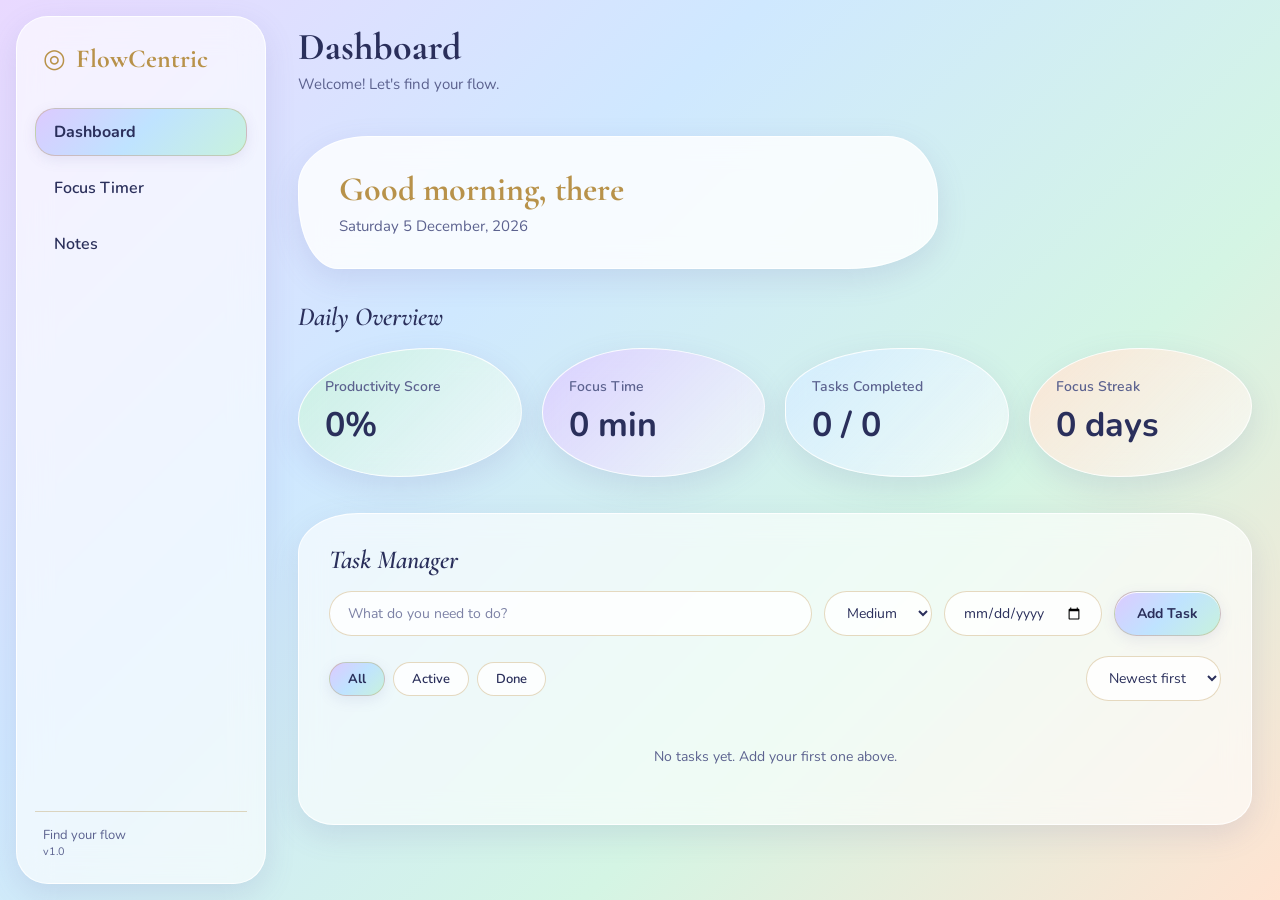
<file: index.html>
<!DOCTYPE html>
<html lang="en">
<head>
    <meta charset="UTF-8">
    <meta name="viewport" content="width=device-width, initial-scale=1.0">
    <title>Flow Centric — Find Your Flow</title>
    <link rel="stylesheet" href="style.css">
    <link rel="icon" type="image/png" href="Flow_Icon.png">
</head>
<body>
    <header class="topbar">
        <button class="menu-btn" id="menu-btn" aria-label="Open menu" aria-expanded="false">☰</button>
        <span class="topbar-title">◎ FlowCentric</span>
    </header>
    <div class="app-container">
        <div class="overlay" id="overlay"></div>
        <aside class="sidebar">
            <!-- Logo -->
             <div class="logo">
                <span class="logo-icon">◎</span>
                <h1 class="logo-text">FlowCentric</h1>
            </div>

            <!-- Navigation -->
             <nav class="nav">
                <a href="#" class="nav-link active">Dashboard</a>
                <a href="timer/timer.html" class="nav-link">Focus Timer</a>
                <a href="notes/notes.html" class="nav-link">Notes</a>
            </nav>


            <!-- Footer -->
             <div class="sidebar-footer">
                <p>Find your flow</p>
                <small>v1.0</small>
            </div>
        </aside>

        <main class="content">
            <!-- Header -->
             <header class="main-header">
                <div>
                    <h2 class="page-title">Dashboard</h2>
                    <p class="page-subtitle">Welcome! Let's find your flow.</p>
                </div>
            </header>

            <!-- Content area -->
             <section class="main-body">
                <div class="welcome">
                    <h3 class="greeting"></h3>
                    <p class="current-date" id="current-date"></p>
                </div>

                <!-- Daily overview -->
                <section class="overview">
                    <h3 class="section-title">Daily Overview</h3>

                    <div class="stats-grid">
                        <div class="stat-card">
                            <p class="stat-label">Productivity Score</p>
                            <h4 class="stat-value" id="stat-score">0%</h4>
                        </div>

                        <div class="stat-card">
                            <p class="stat-label">Focus Time</p>
                            <h4 class="stat-value" id="stat-focus">0 min</h4>
                        </div>

                        <div class="stat-card">
                            <p class="stat-label">Tasks Completed</p>
                            <h4 class="stat-value" id="stat-tasks">0 / 0</h4>
                        </div>

                        <div class="stat-card">
                            <p class="stat-label">Focus Streak</p>
                            <h4 class="stat-value" id="stat-streak">0 days</h4>
                        </div>
                    </div>
                </section>

                <!-- Task manager -->
                 <section class="task-manager">
                    <h3 class="section-title">Task Manager</h3>
                    <!-- Task entry form -->
                     <form class="task-form" id="task-form">
                        <input 
                        type="text" 
                        id="task-input" 
                        class="task-input" 
                        placeholder="What do you need to do?" 
                        required
                        />

                        <select id="task-priority" class="task-select">
                            <option value="low">Low</option>
                            <option value="medium" selected>Medium</option>
                            <option value="high">High</option>
                        </select>

                        <input type="date" id="task-date" class="task-date" />

                        <button type="submit" class="btn-primary" id="task-submit">Add Task</button>
                        <button type="button" class="btn-secondary" id="task-cancel" hidden>Cancel</button>
                    </form>

                    <div class="task-toolbar">
                        <div class="task-filters">
                            <button class="filter-btn active" data-filter="all">All</button>
                            <button class="filter-btn" data-filter="active">Active</button>
                            <button class="filter-btn" data-filter="done">Done</button>
                        </div>

                        <select id="task-sort" class="task-select">
                            <option value="newest">Newest first</option>
                            <option value="priority">Priority</option>
                            <option value="due">Due date</option>
                        </select>
                    </div>

                    <!-- Task list -->
                     <ul class="task-list" id="task-list">
                        <li class="empty-state">No tasks yet. Add your first one above.</li>
                    </ul>
                    <!-- cards, tasks, timer go here later -->
            </section>
        </section>
        </main>
    </div>

    <script src="nav.js"></script>
    <script src="storage.js"></script>
    <script src="script.js" defer></script>
</body>
</html>
</file>
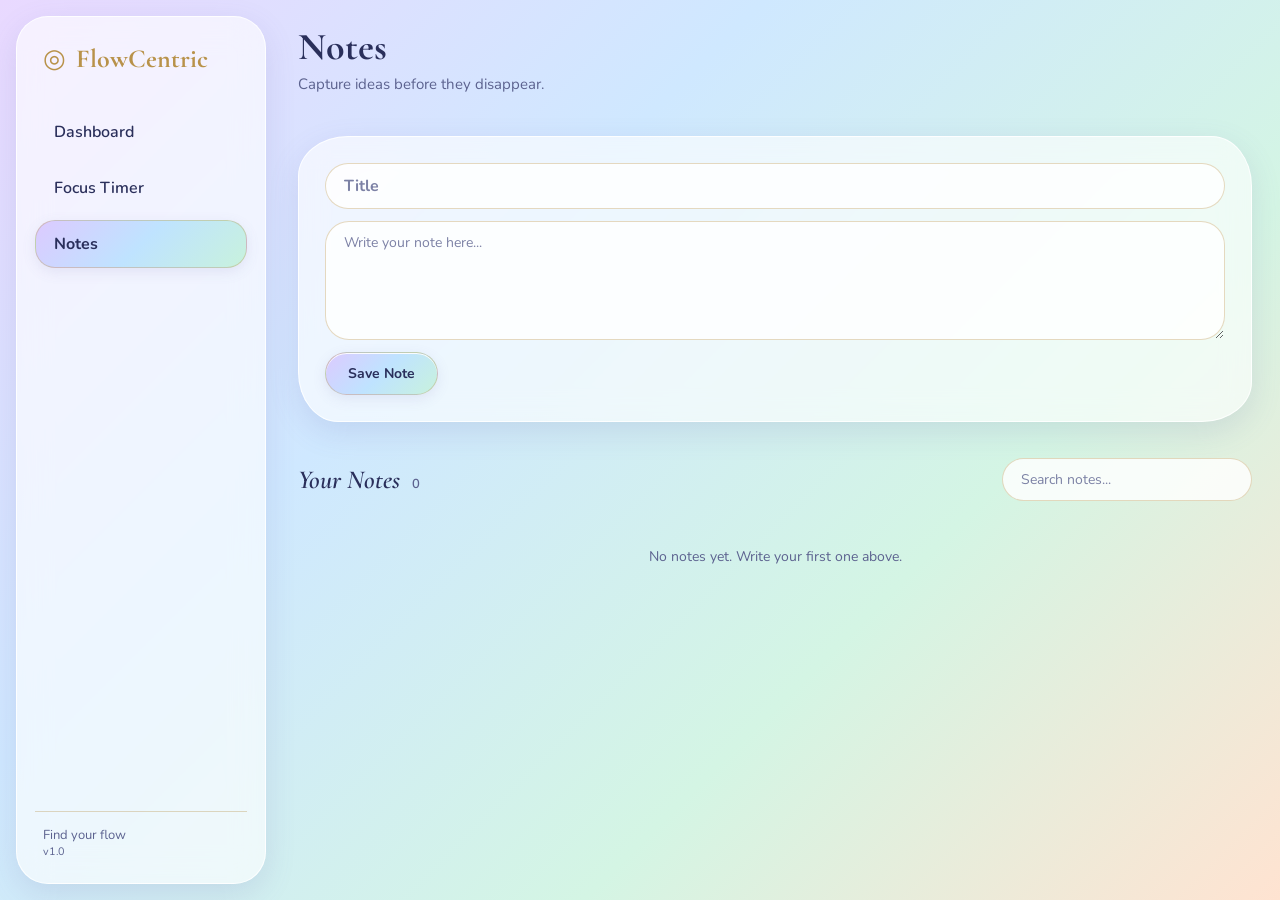
<file: notes/notes.html>
<!DOCTYPE html>
<html lang="en">
<head>
  <meta charset="UTF-8" />
  <meta name="viewport" content="width=device-width, initial-scale=1.0" />
  <title>Notes | FlowCentric</title>
  <link rel="icon" type="image/png" href="../Flow_Icon.png">
  <link rel="stylesheet" href="../style.css" />
</head>
<body>
  <header class="topbar">
    <button class="menu-btn" id="menu-btn" aria-label="Open menu" aria-expanded="false">☰</button>
    <span class="topbar-title">◎ FlowCentric</span>
  </header>
  <div class="app-container">
    <div class="overlay" id="overlay"></div>
    <aside class="sidebar">
      <div class="logo">
        <span class="logo-icon">◎</span>
        <h1 class="logo-text">FlowCentric</h1>
      </div>

      <nav class="nav">
        <a href="../index.html" class="nav-link">Dashboard</a>
        <a href="../timer/timer.html" class="nav-link">Focus Timer</a>
        <a href="notes.html" class="nav-link active">Notes</a>
      </nav>

      <div class="sidebar-footer">
        <p>Find your flow</p>
        <small>v1.0</small>
      </div>
    </aside>

    <main class="content">
      <header class="main-header">
        <div>
          <h2 class="page-title">Notes</h2>
          <p class="page-subtitle">Capture ideas before they disappear.</p>
        </div>
      </header>

      <section class="main-body">

        <!-- Note form -->
        <form class="note-form" id="note-form">
          <input
            type="text"
            id="note-title"
            class="note-title-input"
            placeholder="Title"
            maxlength="80"
          />
          <textarea
            id="note-content"
            class="note-content-input"
            placeholder="Write your note here..."
            rows="5"
          ></textarea>

          <div class="note-form-actions">
            <button type="submit" class="btn-primary" id="note-save">Save Note</button>
            <button type="button" class="btn-secondary" id="note-cancel" hidden>Cancel</button>
          </div>
        </form>

        <!-- Search -->
        <div class="notes-toolbar">
          <h3 class="section-title">Your Notes <span id="notes-count" class="notes-count">0</span></h3>
          <input
            type="search"
            id="note-search"
            class="note-search"
            placeholder="Search notes..."
          />
        </div>

        <!-- Notes grid -->
        <div class="notes-grid" id="notes-grid"></div>

      </section>
    </main>

  </div>

  <script src="../nav.js"></script>
  <script src="../storage.js"></script>
  <script src="notes.js"></script>
</body>
</html>
</file>
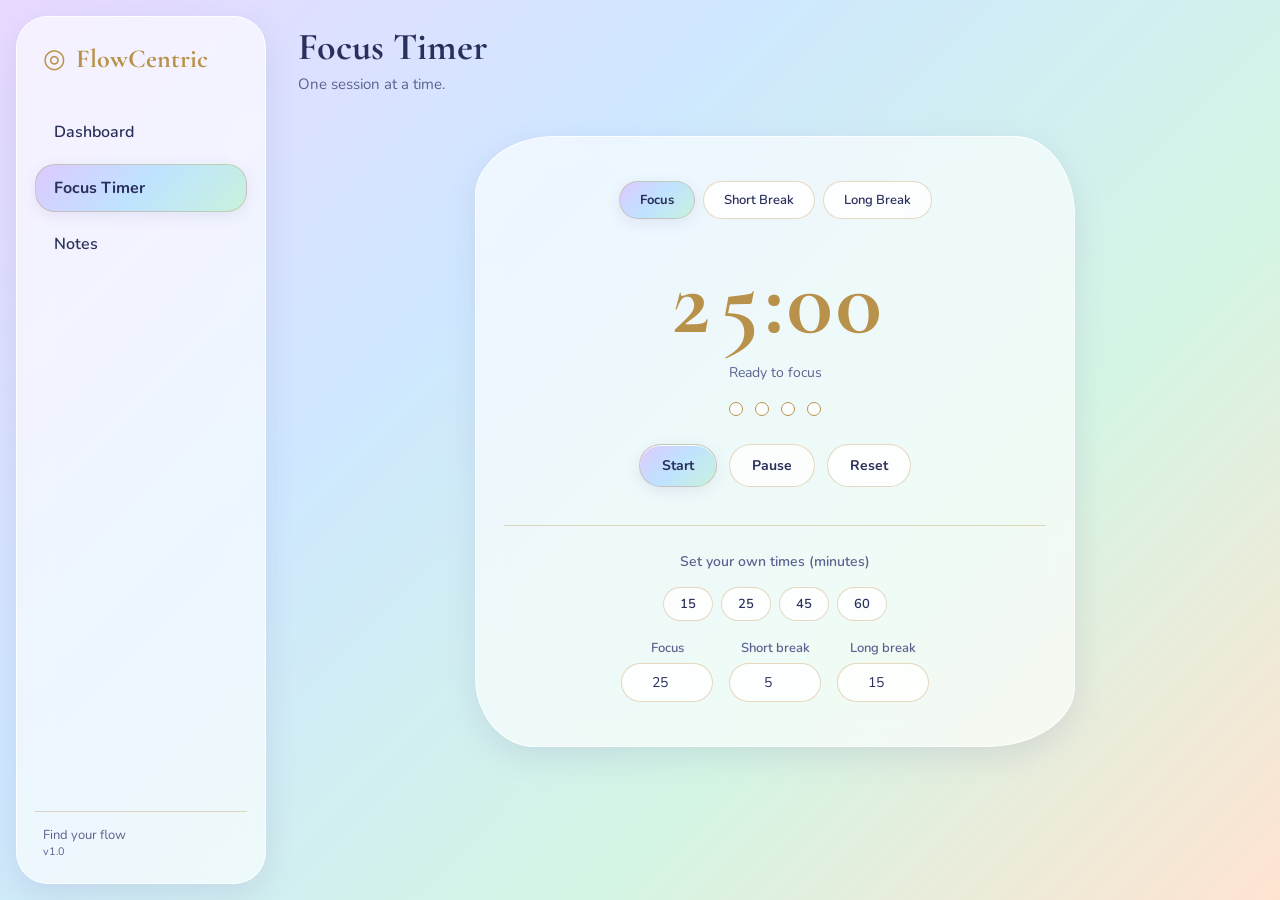
<file: timer/timer.html>
<!DOCTYPE html>
<html lang="en">
<head>
  <meta charset="UTF-8" />
  <meta name="viewport" content="width=device-width, initial-scale=1.0" />
  <title>Focus Timer | FlowCentric</title>
  <link rel="icon" type="image/png" href="../Flow_Icon.png">
  <link rel="stylesheet" href="../style.css" />
</head>
<body>
  <header class="topbar">
    <button class="menu-btn" id="menu-btn" aria-label="Open menu" aria-expanded="false">☰</button>
    <span class="topbar-title">◎ FlowCentric</span>
  </header>
  <div class="app-container">
    <div class="overlay" id="overlay"></div>
    <aside class="sidebar">
      <div class="logo">
        <span class="logo-icon">◎</span>
        <h1 class="logo-text">FlowCentric</h1>
      </div>

      <nav class="nav">
        <a href="../index.html" class="nav-link">Dashboard</a>
        <a href="timer/timer.html" class="nav-link active">Focus Timer</a>
        <a href="../notes/notes.html" class="nav-link">Notes</a>
      </nav>

      <div class="sidebar-footer">
        <p>Find your flow</p>
        <small>v1.0</small>
      </div>
    </aside>

    <main class="content">
      <header class="main-header">
        <div>
          <h2 class="page-title">Focus Timer</h2>
          <p class="page-subtitle">One session at a time.</p>
        </div>
      </header>

      <section class="main-body">
        <div class="focus-timer">
          <!-- Mode tabs -->
          <div class="timer-modes">
            <button class="mode-btn active" data-mode="focus">Focus</button>
            <button class="mode-btn" data-mode="short">Short Break</button>
            <button class="mode-btn" data-mode="long">Long Break</button>
          </div>

          <!-- Timer display -->
          <div class="timer-display" id="timer-display">25:00</div>
           <p class="timer-status" id="timer-status">Ready to focus</p>

           <!-- Session dots (4 per cycle) -->
            <div class="session-dots" id="session-dots">
              <span class="dot"></span>
              <span class="dot"></span>
              <span class="dot"></span>
              <span class="dot"></span>
            </div>

            <!-- Controls -->
            <div class="timer-controls">
              <button class="btn-primary" id="timer-start">Start</button>
              <button class="btn-secondary" id="timer-pause">Pause</button>
              <button class="btn-secondary" id="timer-reset">Reset</button>
            </div>

            <!-- Settings -->
            <div class="timer-settings">
              <h4 class="settings-title">Set your own times (minutes)</h4>

              <div class="presets">
                <button class="preset-btn" data-minutes="15">15</button>
                <button class="preset-btn" data-minutes="25">25</button>
                <button class="preset-btn" data-minutes="45">45</button>
                <button class="preset-btn" data-minutes="60">60</button>
              </div>

              <div class="settings-grid">
                <label>
                  Focus
                  <input type="number" id="set-focus" min="1" max="180" value="25" />
                </label>
                <label>
                  Short break
                  <input type="number" id="set-short" min="1" max="60" value="5" />
                </label>
                <label>
                  Long break
                  <input type="number" id="set-long" min="1" max="60" value="15" />
                </label>
              </div>
            </div>
        </div>
      </section>
    </main>

  </div>

  <script src="../nav.js"></script>
  <script src="../storage.js"></script>
  <script src="timer.js"></script>
</body>
</html>
</file>
<file: style.css>
/* =========================================================
   FlowCentric: pastel glass theme
   ========================================================= */

@import url("https://fonts.googleapis.com/css2?family=Cormorant+Garamond:wght@500;600;700&family=Nunito:wght@400;600;700&display=swap");

/* ---------- Theme variables ---------- */
:root {
  --bg-gradient: linear-gradient(
    135deg,
    #e9d9ff 0%,
    #cfe8ff 35%,
    #d4f5e4 68%,
    #ffe3d1 100%
  );

  --glass: rgba(255, 255, 255, 0.62);
  --glass-strong: rgba(255, 255, 255, 0.82);
  --glass-border: rgba(255, 255, 255, 0.85);

  --text: #2a2f5b;
  --text-soft: #5c628f;
  --gold: #b8924a;
  --gold-soft: rgba(184, 146, 74, 0.35);

  --accent-gradient: linear-gradient(135deg, #dccaff 0%, #bfe3ff 50%, #c8f2dd 100%);

  --high: #c2566b;
  --medium: #4f8a68;
  --low: #5b7fb5;

  --shadow: 0 10px 30px rgba(110, 100, 170, 0.15);
  --shadow-soft: 0 4px 14px rgba(110, 100, 170, 0.12);

  --font-body: "Nunito", system-ui, sans-serif;
  --font-heading: "Cormorant Garamond", Georgia, serif;
}

/* ---------- Base ---------- */
* {
  box-sizing: border-box;
}

body {
  margin: 0;
  font-family: var(--font-body);
  color: var(--text);
  background: var(--bg-gradient) fixed;
  min-height: 100vh;
  color-scheme: light;
}

body.no-scroll {
  overflow: hidden;
}

h1,
h2,
h3,
h4 {
  font-family: var(--font-heading);
}

/* ---------- App layout ---------- */
.app-container {
  display: flex;
  gap: 20px;
  min-height: 100vh;
  padding: 16px;
}

.content {
  flex: 1;
  min-width: 0; /* stops wide children from causing sideways scroll */
  padding: 8px 12px;
  display: flex;
  flex-direction: column;
}

/* ---------- Sidebar ---------- */
.sidebar {
  width: 250px;
  flex-shrink: 0;
  display: flex;
  flex-direction: column;
  padding: 24px 18px;
  background: var(--glass);
  backdrop-filter: blur(16px);
  -webkit-backdrop-filter: blur(16px);
  border: 1px solid var(--glass-border);
  border-radius: 32px;
  box-shadow: var(--shadow);
  position: sticky;
  top: 16px;
  height: calc(100vh - 32px);
  align-self: flex-start;
  overflow-y: auto;
}

.logo {
  display: flex;
  align-items: center;
  gap: 10px;
  margin-bottom: 32px;
  padding: 0 8px;
}

.logo-icon {
  font-size: 26px;
  color: var(--gold);
}

.logo-text {
  margin: 0;
  font-size: 26px;
  font-weight: 700;
  color: var(--gold);
}

.nav {
  display: flex;
  flex-direction: column;
  gap: 8px;
  flex: 1;
}

.nav-link {
  color: var(--text);
  text-decoration: none;
  padding: 12px 18px;
  border-radius: 20px;
  font-weight: 600;
  border: 1px solid transparent;
  transition: background 0.2s, border-color 0.2s, transform 0.2s;
}

.nav-link:hover {
  background: var(--glass-strong);
  border-color: var(--gold-soft);
  transform: translateX(3px);
}

.nav-link.active {
  background: var(--accent-gradient);
  border-color: var(--gold-soft);
  box-shadow: var(--shadow-soft);
  font-weight: 700;
}

.sidebar-footer {
  font-size: 13px;
  color: var(--text-soft);
  border-top: 1px solid var(--gold-soft);
  padding: 14px 8px 0;
}

.sidebar-footer p,
.sidebar-footer small {
  margin: 0;
  display: block;
}

/* ---------- Page header ---------- */
.main-header {
  display: flex;
  justify-content: space-between;
  align-items: center;
  gap: 16px;
  padding-bottom: 18px;
  margin-bottom: 24px;
}

.page-title {
  margin: 0;
  font-size: 38px;
  font-weight: 700;
}

.page-subtitle {
  margin: 4px 0 0;
  font-size: 15px;
  color: var(--text-soft);
}

.main-body {
  flex: 1;
}

.section-title {
  margin: 0 0 16px;
  font-size: 26px;
  font-weight: 600;
  font-style: italic;
}

/* ---------- Buttons ---------- */
.btn-primary,
.btn-secondary {
  font-family: inherit;
  font-weight: 700;
  font-size: 14px;
  padding: 11px 22px;
  border-radius: 999px;
  cursor: pointer;
  color: var(--text);
  border: 1px solid var(--gold-soft);
  transition: transform 0.15s, box-shadow 0.15s, background 0.2s;
}

.btn-primary {
  background: var(--accent-gradient);
  box-shadow:
    var(--shadow-soft),
    inset 0 1px 0 rgba(255, 255, 255, 0.9);
}

.btn-secondary {
  background: var(--glass-strong);
}

.btn-primary:hover,
.btn-secondary:hover {
  transform: translateY(-2px);
  box-shadow: var(--shadow);
}

.btn-primary:active,
.btn-secondary:active {
  transform: translateY(0);
}

/* ---------- Form fields (shared) ---------- */
.task-input,
.task-select,
.task-date,
.note-title-input,
.note-content-input,
.note-search,
.settings-grid input {
  background: var(--glass-strong);
  color: var(--text);
  border: 1px solid var(--gold-soft);
  border-radius: 999px;
  padding: 11px 18px;
  font-size: 14px;
  font-family: inherit;
}

.task-input::placeholder,
.note-title-input::placeholder,
.note-content-input::placeholder,
.note-search::placeholder {
  color: var(--text-soft);
  opacity: 0.8;
}

.task-input:focus,
.task-select:focus,
.task-date:focus,
.note-title-input:focus,
.note-content-input:focus,
.note-search:focus,
.settings-grid input:focus {
  outline: none;
  border-color: var(--gold);
  box-shadow: 0 0 0 3px rgba(184, 146, 74, 0.18);
}

/* ---------- Welcome card ---------- */
.welcome {
  background: var(--glass-strong);
  backdrop-filter: blur(14px);
  -webkit-backdrop-filter: blur(14px);
  border: 1px solid var(--glass-border);
  box-shadow: var(--shadow);
  padding: 32px 40px;
  margin-bottom: 32px;
  max-width: 640px;
  border-radius: 70px 50px 90px 40px / 50px 60px 50px 70px;
}

.greeting {
  margin: 0;
  font-size: 34px;
  font-weight: 700;
  color: var(--gold);
}

#user-name {
  color: var(--gold);
}

.current-date {
  margin: 6px 0 0;
  font-size: 15px;
  color: var(--text-soft);
}

/* ---------- Daily overview ---------- */
.stats-grid {
  display: grid;
  grid-template-columns: repeat(4, 1fr);
  gap: 20px;
}

.stat-card {
  background: var(--glass);
  backdrop-filter: blur(12px);
  -webkit-backdrop-filter: blur(12px);
  border: 1px solid var(--glass-border);
  box-shadow: var(--shadow);
  padding: 28px 26px;
  transition: transform 0.25s, box-shadow 0.25s;
}

/* Different organic blob shape for each card */
.stat-card:nth-child(1) {
  border-radius: 60% 40% 55% 45% / 55% 50% 50% 45%;
  background: linear-gradient(135deg, rgba(200, 242, 221, 0.8), rgba(255, 255, 255, 0.6));
}

.stat-card:nth-child(2) {
  border-radius: 45% 55% 50% 50% / 50% 45% 55% 50%;
  background: linear-gradient(135deg, rgba(220, 202, 255, 0.8), rgba(255, 255, 255, 0.6));
}

.stat-card:nth-child(3) {
  border-radius: 55% 45% 45% 55% / 45% 55% 50% 50%;
  background: linear-gradient(135deg, rgba(210, 236, 255, 0.85), rgba(255, 255, 255, 0.6));
}

.stat-card:nth-child(4) {
  border-radius: 50% 50% 60% 40% / 55% 45% 55% 45%;
  background: linear-gradient(135deg, rgba(255, 227, 209, 0.85), rgba(255, 255, 255, 0.6));
}

.stat-card:hover {
  transform: translateY(-4px) scale(1.02);
  box-shadow: 0 16px 36px rgba(110, 100, 170, 0.22);
}

.stat-icon {
  font-size: 22px;
}

.stat-label {
  margin: 0 0 6px;
  font-size: 14px;
  font-weight: 600;
  color: var(--text-soft);
}

.stat-value {
  margin: 0;
  font-family: var(--font-body);
  font-size: 34px;
  font-weight: 700;
  color: var(--text);
}

/* ---------- Task manager ---------- */
.task-manager {
  margin-top: 36px;
  background: var(--glass);
  backdrop-filter: blur(14px);
  -webkit-backdrop-filter: blur(14px);
  border: 1px solid var(--glass-border);
  box-shadow: var(--shadow);
  padding: 30px;
  border-radius: 60px 60px 36px 36px / 40px 40px 30px 30px;
}

.task-form {
  display: flex;
  gap: 12px;
  margin-bottom: 20px;
}

.task-input {
  flex: 1;
  min-width: 0;
}

.task-toolbar {
  display: flex;
  justify-content: space-between;
  align-items: center;
  gap: 12px;
  margin-bottom: 18px;
}

.task-filters {
  display: flex;
  gap: 8px;
}

.filter-btn {
  background: var(--glass-strong);
  color: var(--text);
  border: 1px solid var(--gold-soft);
  padding: 7px 18px;
  border-radius: 999px;
  font-family: inherit;
  font-size: 13px;
  font-weight: 600;
  cursor: pointer;
  transition: background 0.2s, transform 0.15s;
}

.filter-btn:hover {
  transform: translateY(-1px);
}

.filter-btn.active {
  background: var(--accent-gradient);
  font-weight: 700;
  box-shadow: var(--shadow-soft);
}

.task-list {
  list-style: none;
  margin: 0;
  padding: 0;
}

.empty-state {
  text-align: center;
  padding: 28px;
  color: var(--text-soft);
  font-size: 14px;
}

.task-item {
  display: flex;
  align-items: center;
  gap: 12px;
  background: var(--glass-strong);
  border: 1px solid transparent;
  padding: 13px 18px;
  border-radius: 22px;
  margin-bottom: 10px;
  box-shadow: var(--shadow-soft);
  transition: border-color 0.2s, transform 0.2s;
}

.task-item:hover {
  border-color: var(--gold-soft);
  transform: translateX(3px);
}

.task-item.editing {
  border-color: var(--gold);
}

.task-item input[type="checkbox"] {
  accent-color: var(--gold);
  width: 18px;
  height: 18px;
  cursor: pointer;
}

.task-text {
  flex: 1;
  min-width: 0;
  overflow-wrap: anywhere;
}

.task-item.completed .task-text {
  text-decoration: line-through;
  opacity: 0.5;
}

.priority-badge {
  font-size: 12px;
  font-weight: 700;
  padding: 3px 12px;
  border-radius: 999px;
  text-transform: capitalize;
  background: rgba(255, 255, 255, 0.8);
  border: 1px solid currentColor;
}

.priority-badge.high {
  color: var(--high);
}

.priority-badge.medium {
  color: var(--medium);
}

.priority-badge.low {
  color: var(--low);
}

.task-due {
  font-size: 12px;
  color: var(--text-soft);
}

.task-due.overdue {
  color: var(--high);
  font-weight: 700;
}

.task-edit,
.task-delete {
  background: none;
  border: none;
  color: var(--text-soft);
  cursor: pointer;
  font-size: 15px;
  padding: 4px 6px;
  transition: color 0.2s, transform 0.15s;
}

.task-edit:hover {
  color: var(--gold);
  transform: scale(1.15);
}

.task-delete:hover {
  color: var(--high);
  transform: scale(1.15);
}

/* ---------- Focus timer ---------- */
.focus-timer {
  background: var(--glass);
  backdrop-filter: blur(14px);
  -webkit-backdrop-filter: blur(14px);
  border: 1px solid var(--glass-border);
  box-shadow: var(--shadow);
  padding: 44px 28px;
  max-width: 600px;
  margin: 0 auto;
  text-align: center;
  border-radius: 80px 60px 90px 60px / 60px 80px 60px 70px;
}

.timer-modes {
  display: flex;
  justify-content: center;
  gap: 8px;
  margin-bottom: 30px;
}

.mode-btn {
  background: var(--glass-strong);
  color: var(--text);
  border: 1px solid var(--gold-soft);
  padding: 9px 20px;
  border-radius: 999px;
  font-family: inherit;
  font-size: 13px;
  font-weight: 600;
  cursor: pointer;
  transition: transform 0.15s;
}

.mode-btn:hover {
  transform: translateY(-1px);
}

.mode-btn.active {
  background: var(--accent-gradient);
  font-weight: 700;
  box-shadow: var(--shadow-soft);
}

.timer-display {
  font-family: var(--font-heading);
  font-size: 96px;
  font-weight: 700;
  letter-spacing: 2px;
  color: var(--gold);
  font-variant-numeric: tabular-nums;
  line-height: 1.1;
}

.timer-status {
  margin: 8px 0 20px;
  font-size: 14px;
  color: var(--text-soft);
}

.session-dots {
  display: flex;
  justify-content: center;
  gap: 12px;
  margin-bottom: 28px;
}

.dot {
  width: 14px;
  height: 14px;
  border-radius: 50%;
  background: rgba(255, 255, 255, 0.8);
  border: 1.5px solid var(--gold);
  transition: background 0.3s, transform 0.3s;
}

.dot.filled {
  background: var(--gold);
  transform: scale(1.15);
}

.timer-controls {
  display: flex;
  justify-content: center;
  gap: 12px;
}

.timer-settings {
  margin-top: 38px;
  padding-top: 26px;
  border-top: 1px solid var(--gold-soft);
}

.settings-title {
  margin: 0 0 16px;
  font-family: var(--font-body);
  font-size: 14px;
  font-weight: 600;
  color: var(--text-soft);
}

.presets {
  display: flex;
  justify-content: center;
  gap: 8px;
  margin-bottom: 18px;
}

.preset-btn {
  background: var(--glass-strong);
  color: var(--text);
  border: 1px solid var(--gold-soft);
  padding: 7px 16px;
  border-radius: 999px;
  font-family: inherit;
  font-size: 13px;
  font-weight: 600;
  cursor: pointer;
  transition: background 0.2s, transform 0.15s;
}

.preset-btn:hover {
  background: var(--accent-gradient);
  transform: translateY(-1px);
}

.settings-grid {
  display: flex;
  justify-content: center;
  gap: 16px;
}

.settings-grid label {
  display: flex;
  flex-direction: column;
  gap: 6px;
  font-size: 13px;
  font-weight: 600;
  color: var(--text-soft);
}

.settings-grid input {
  width: 92px;
  text-align: center;
  padding: 9px 10px;
}

/* ---------- Notes ---------- */
.note-form {
  background: var(--glass);
  backdrop-filter: blur(14px);
  -webkit-backdrop-filter: blur(14px);
  border: 1px solid var(--glass-border);
  box-shadow: var(--shadow);
  padding: 26px;
  border-radius: 50px 40px 50px 40px / 40px 50px 40px 50px;
  display: flex;
  flex-direction: column;
  gap: 12px;
  margin-bottom: 36px;
}

.note-title-input {
  font-weight: 700;
  font-size: 16px;
}

.note-content-input {
  border-radius: 24px;
  resize: vertical;
  min-height: 110px;
}

.note-form-actions {
  display: flex;
  gap: 10px;
}

.notes-toolbar {
  display: flex;
  justify-content: space-between;
  align-items: center;
  gap: 16px;
  margin-bottom: 18px;
}

.notes-toolbar .section-title {
  margin: 0;
}

.notes-count {
  font-family: var(--font-body);
  font-size: 13px;
  font-weight: 600;
  font-style: normal;
  color: var(--text-soft);
  margin-left: 6px;
}

.note-search {
  width: 250px;
}

.notes-grid {
  display: grid;
  grid-template-columns: repeat(auto-fill, minmax(240px, 1fr));
  gap: 20px;
}

.notes-grid .empty-state {
  grid-column: 1 / -1;
}

.note-card {
  background: var(--glass-strong);
  border: 1px solid var(--glass-border);
  box-shadow: var(--shadow-soft);
  padding: 22px;
  border-radius: 28px 40px 28px 40px;
  display: flex;
  flex-direction: column;
  gap: 8px;
  transition: transform 0.25s, border-color 0.2s, box-shadow 0.25s;
}

.note-card:nth-child(3n + 2) {
  border-radius: 40px 28px 40px 28px;
  background: linear-gradient(135deg, rgba(220, 202, 255, 0.55), rgba(255, 255, 255, 0.85));
}

.note-card:nth-child(3n + 3) {
  background: linear-gradient(135deg, rgba(200, 242, 221, 0.55), rgba(255, 255, 255, 0.85));
}

.note-card:hover {
  transform: translateY(-4px);
  box-shadow: var(--shadow);
  border-color: var(--gold-soft);
}

.note-card.editing {
  border-color: var(--gold);
}

.note-card-title {
  margin: 0;
  font-size: 22px;
  font-weight: 700;
  color: var(--gold);
  overflow-wrap: anywhere;
}

.note-card-content {
  margin: 0;
  font-size: 14px;
  color: var(--text-soft);
  white-space: pre-wrap;
  overflow-wrap: anywhere;
  display: -webkit-box;
  -webkit-line-clamp: 5;
  -webkit-box-orient: vertical;
  overflow: hidden;
}

.note-card-footer {
  margin-top: auto;
  padding-top: 10px;
  display: flex;
  justify-content: space-between;
  align-items: center;
}

.note-date {
  font-size: 12px;
  color: var(--text-soft);
}

.note-actions {
  display: flex;
  gap: 4px;
}

.note-action {
  background: none;
  border: none;
  color: var(--text-soft);
  cursor: pointer;
  font-size: 13px;
  font-weight: 600;
  font-family: inherit;
  padding: 4px 8px;
  border-radius: 999px;
  transition: background 0.2s, color 0.2s;
}

.note-action:hover {
  background: rgba(255, 255, 255, 0.9);
  color: var(--gold);
}

/* ---------- Mobile top bar and overlay (hidden on desktop) ---------- */
.topbar,
.overlay {
  display: none;
}

/* ---------- Tablet ---------- */
@media (max-width: 1000px) {
  .stats-grid {
    grid-template-columns: repeat(2, 1fr);
  }

  .task-form {
    flex-direction: column;
  }
}

/* ---------- Mobile ---------- */
@media (max-width: 768px) {
  .app-container {
    padding: 0;
    gap: 0;
    min-height: 0;
  }

  /* Top bar */
  .topbar {
    display: flex;
    align-items: center;
    gap: 12px;
    position: sticky;
    top: 0;
    z-index: 20;
    padding: 12px 16px;
    background: var(--glass-strong);
    backdrop-filter: blur(14px);
    -webkit-backdrop-filter: blur(14px);
    border-bottom: 1px solid var(--gold-soft);
  }

  .menu-btn {
    background: none;
    border: none;
    color: var(--text);
    font-size: 26px;
    line-height: 1;
    cursor: pointer;
    padding: 0;
  }

  .topbar-title {
    font-family: var(--font-heading);
    font-size: 22px;
    font-weight: 700;
    color: var(--gold);
  }

  /* Sidebar becomes a slide-out drawer */
  .sidebar {
    position: fixed;
    top: 0;
    left: 0;
    height: 100vh;
    z-index: 30;
    border-radius: 0 32px 32px 0;
    transform: translateX(-100%);
    transition: transform 0.25s ease;
    background: rgba(255, 255, 255, 0.92);
  }

  .sidebar.open {
    transform: translateX(0);
  }

  .overlay.show {
    display: block;
    position: fixed;
    inset: 0;
    background: rgba(42, 47, 91, 0.35);
    z-index: 25;
  }

  /* Content */
  .content {
    padding: 16px;
  }

  .main-header {
    flex-direction: column;
    align-items: flex-start;
    gap: 12px;
  }

  .page-title {
    font-size: 32px;
  }

  .welcome {
    padding: 24px;
  }

  .greeting {
    font-size: 26px;
  }

  .task-manager,
  .focus-timer {
    padding: 20px;
  }

  .task-toolbar {
    flex-direction: column;
    align-items: stretch;
  }

  .task-filters {
    flex-wrap: wrap;
  }

  .timer-display {
    font-size: 64px;
  }

  .timer-modes,
  .presets,
  .settings-grid,
  .timer-controls {
    flex-wrap: wrap;
  }

  .note-form {
    padding: 20px;
  }

  .notes-toolbar {
    flex-direction: column;
    align-items: stretch;
  }

  .note-search {
    width: 100%;
  }
}

/* ---------- Small phones ---------- */
@media (max-width: 480px) {
  .stats-grid {
    grid-template-columns: 1fr;
  }

  .task-item {
    flex-wrap: wrap;
  }

  .task-text {
    flex: 1 1 60%;
  }

  .notes-grid {
    grid-template-columns: 1fr;
  }

  .timer-display {
    font-size: 52px;
  }
}
</file>
